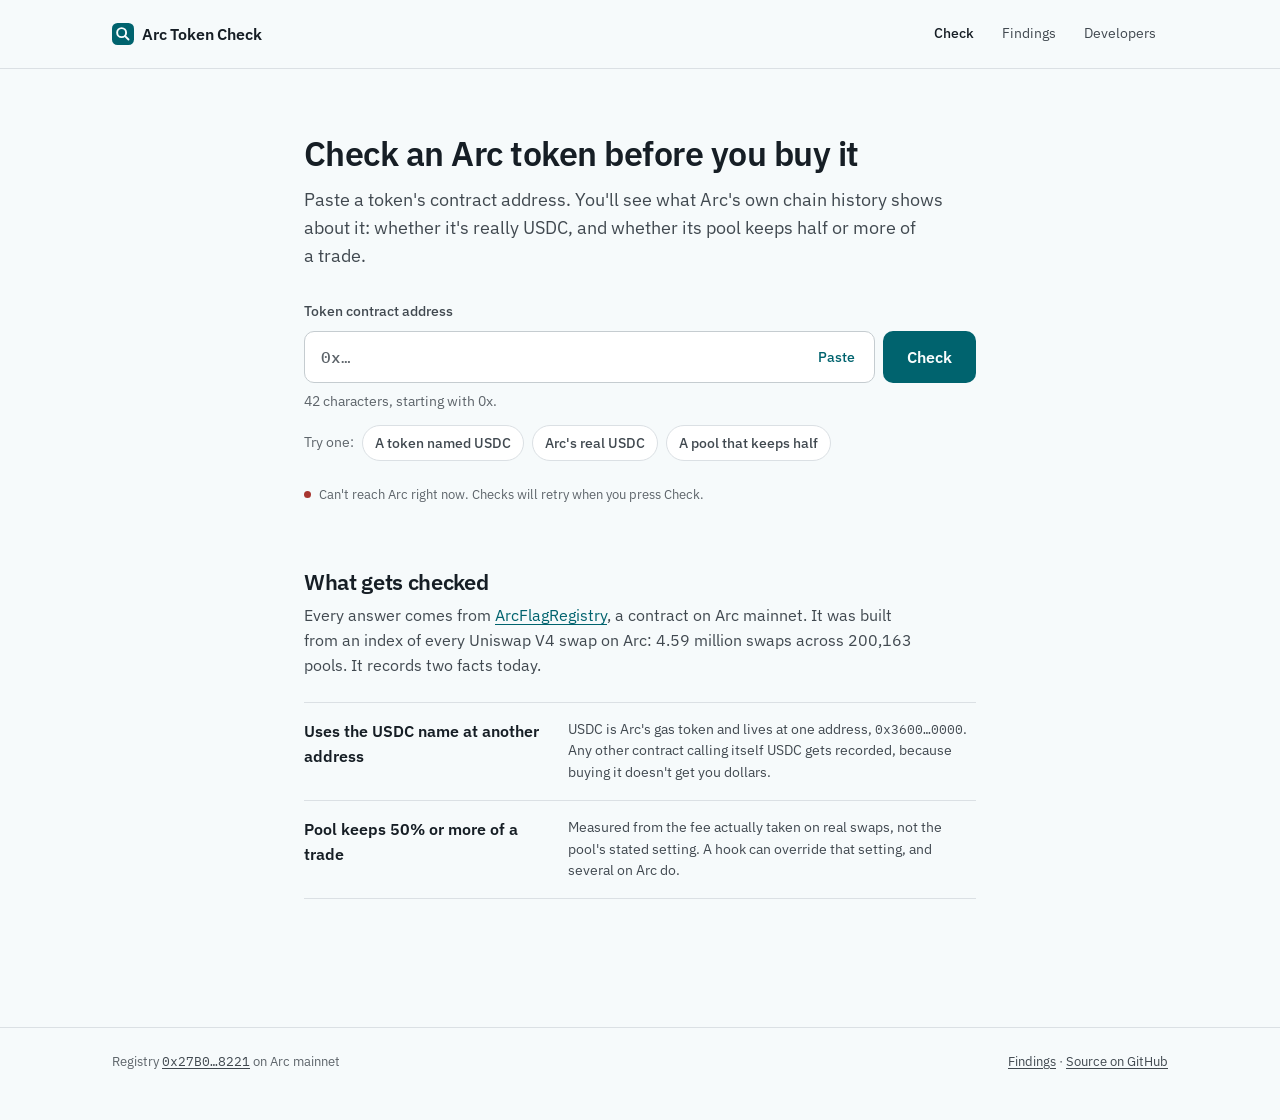
<file: check/index.html>
<!doctype html>
<html lang="en">
<head>
<meta charset="utf-8">
<meta name="viewport" content="width=device-width,initial-scale=1,viewport-fit=cover">
<title>Arc Token Check</title>
<meta name="description" content="Paste an Arc token address and see what the chain record shows before you buy: whether it's really USDC, and whether its pool keeps half or more of a trade.">
<meta name="theme-color" content="#f7f9fa" media="(prefers-color-scheme: light)">
<meta name="theme-color" content="#14181d" media="(prefers-color-scheme: dark)">
<meta property="og:title" content="Arc Token Check">
<meta property="og:description" content="Check an Arc token before you buy it. Read from an on-chain registry built from every Uniswap swap on Arc.">
<link rel="icon" href="data:image/svg+xml,%3Csvg xmlns='http://www.w3.org/2000/svg' viewBox='0 0 32 32'%3E%3Crect width='32' height='32' rx='8' fill='%23165e66'/%3E%3Ccircle cx='14' cy='14' r='6.5' fill='none' stroke='white' stroke-width='2.8'/%3E%3Cpath d='M19 19l5 5' stroke='white' stroke-width='2.8' stroke-linecap='round'/%3E%3C/svg%3E">
<link rel="preconnect" href="https://fonts.googleapis.com">
<link rel="preconnect" href="https://fonts.gstatic.com" crossorigin>
<link rel="stylesheet" href="https://fonts.googleapis.com/css2?family=IBM+Plex+Mono:wght@400;500&family=IBM+Plex+Sans:wght@400;500;600&display=swap">
<link rel="preconnect" href="https://rpc.mainnet.arc.io" crossorigin>
<link rel="stylesheet" href="styles.css">
</head>
<body>
<a class="skip" href="#main">Skip to the check</a>

<header class="bar">
  <div class="bar-inner">
    <a class="brand" href="./" aria-label="Arc Token Check, home">
      <svg width="22" height="22" viewBox="0 0 32 32" aria-hidden="true"><rect width="32" height="32" rx="8" fill="var(--accent)"/><circle cx="14" cy="14" r="6.5" fill="none" stroke="var(--accent-ink)" stroke-width="2.8"/><path d="M19 19l5 5" stroke="var(--accent-ink)" stroke-width="2.8" stroke-linecap="round"/></svg>
      Arc Token Check
    </a>
    <nav class="nav" aria-label="Main">
      <a href="./" aria-current="page">Check</a>
      <a href="findings.html">Findings</a>
      <a class="nav-opt" href="findings.html#developers">Developers</a>
    </nav>
  </div>
</header>

<main id="main" class="page">
  <h1>Check an Arc token before you buy it</h1>
  <p class="lede">Paste a token's contract address. You'll see what Arc's own chain history shows about it: whether it's really USDC, and whether its pool keeps half or more of a trade.</p>

  <form class="check" id="form" novalidate>
    <label for="addr">Token contract address</label>
    <div class="field-row">
      <div class="field">
        <input id="addr" name="a" type="text" inputmode="text" autocomplete="off" autocapitalize="off" spellcheck="false"
               placeholder="0x…" aria-describedby="addr-msg" maxlength="66">
        <button class="paste" id="paste" type="button" hidden>Paste</button>
      </div>
      <button class="btn" id="go" type="submit">Check</button>
    </div>
    <p class="field-msg" id="addr-msg" aria-live="polite">42 characters, starting with 0x.</p>
  </form>

  <div class="try" id="try" aria-label="Example addresses">
    <span>Try one:</span>
    <button class="chip" type="button" data-a="0xb67f50fde86e09b5da963c4251cbd4788b151ed5">A token named USDC</button>
    <button class="chip" type="button" data-a="0x3600000000000000000000000000000000000000">Arc's real USDC</button>
    <button class="chip" type="button" id="try-fee" hidden>A pool that keeps half</button>
  </div>

  <p class="status" id="status"><span class="dot" aria-hidden="true"></span><span id="status-text">Connecting to Arc mainnet…</span></p>

  <section class="result" id="result" aria-label="Result"></section>
  <p class="visually-hidden" id="announce" aria-live="polite"></p>

  <section class="section" aria-labelledby="checks-h">
    <h2 id="checks-h">What gets checked</h2>
    <p>Every answer comes from <a href="findings.html#developers">ArcFlagRegistry</a>, a contract on Arc mainnet. It was built from an index of every Uniswap V4 swap on Arc: 4.59 million swaps across 200,163 pools. It records two facts today.</p>
    <dl class="checks">
      <div>
        <dt>Uses the USDC name at another address</dt>
        <dd>USDC is Arc's gas token and lives at one address, <code>0x3600…0000</code>. Any other contract calling itself USDC gets recorded, because buying it doesn't get you dollars.</dd>
      </div>
      <div>
        <dt>Pool keeps 50% or more of a trade</dt>
        <dd>Measured from the fee actually taken on real swaps, not the pool's stated setting. A hook can override that setting, and several on Arc do.</dd>
      </div>
    </dl>
  </section>
</main>

<footer class="foot">
  <div class="foot-inner">
    <span>Registry <a class="mono" href="https://explorer.arc.io/address/0x27B0AA7E1824d4561c02363bf1c3Ac47e4548221" target="_blank" rel="noopener">0x27B0…8221</a> on Arc mainnet</span>
    <span><a href="findings.html">Findings</a> · <a href="https://github.com/Clintobi/arc-exit-liquidity" target="_blank" rel="noopener">Source on GitHub</a></span>
  </div>
</footer>

<div class="toast" id="toast" role="status" aria-live="polite"></div>
<script src="app.js" type="module"></script>
</body>
</html>
</file>
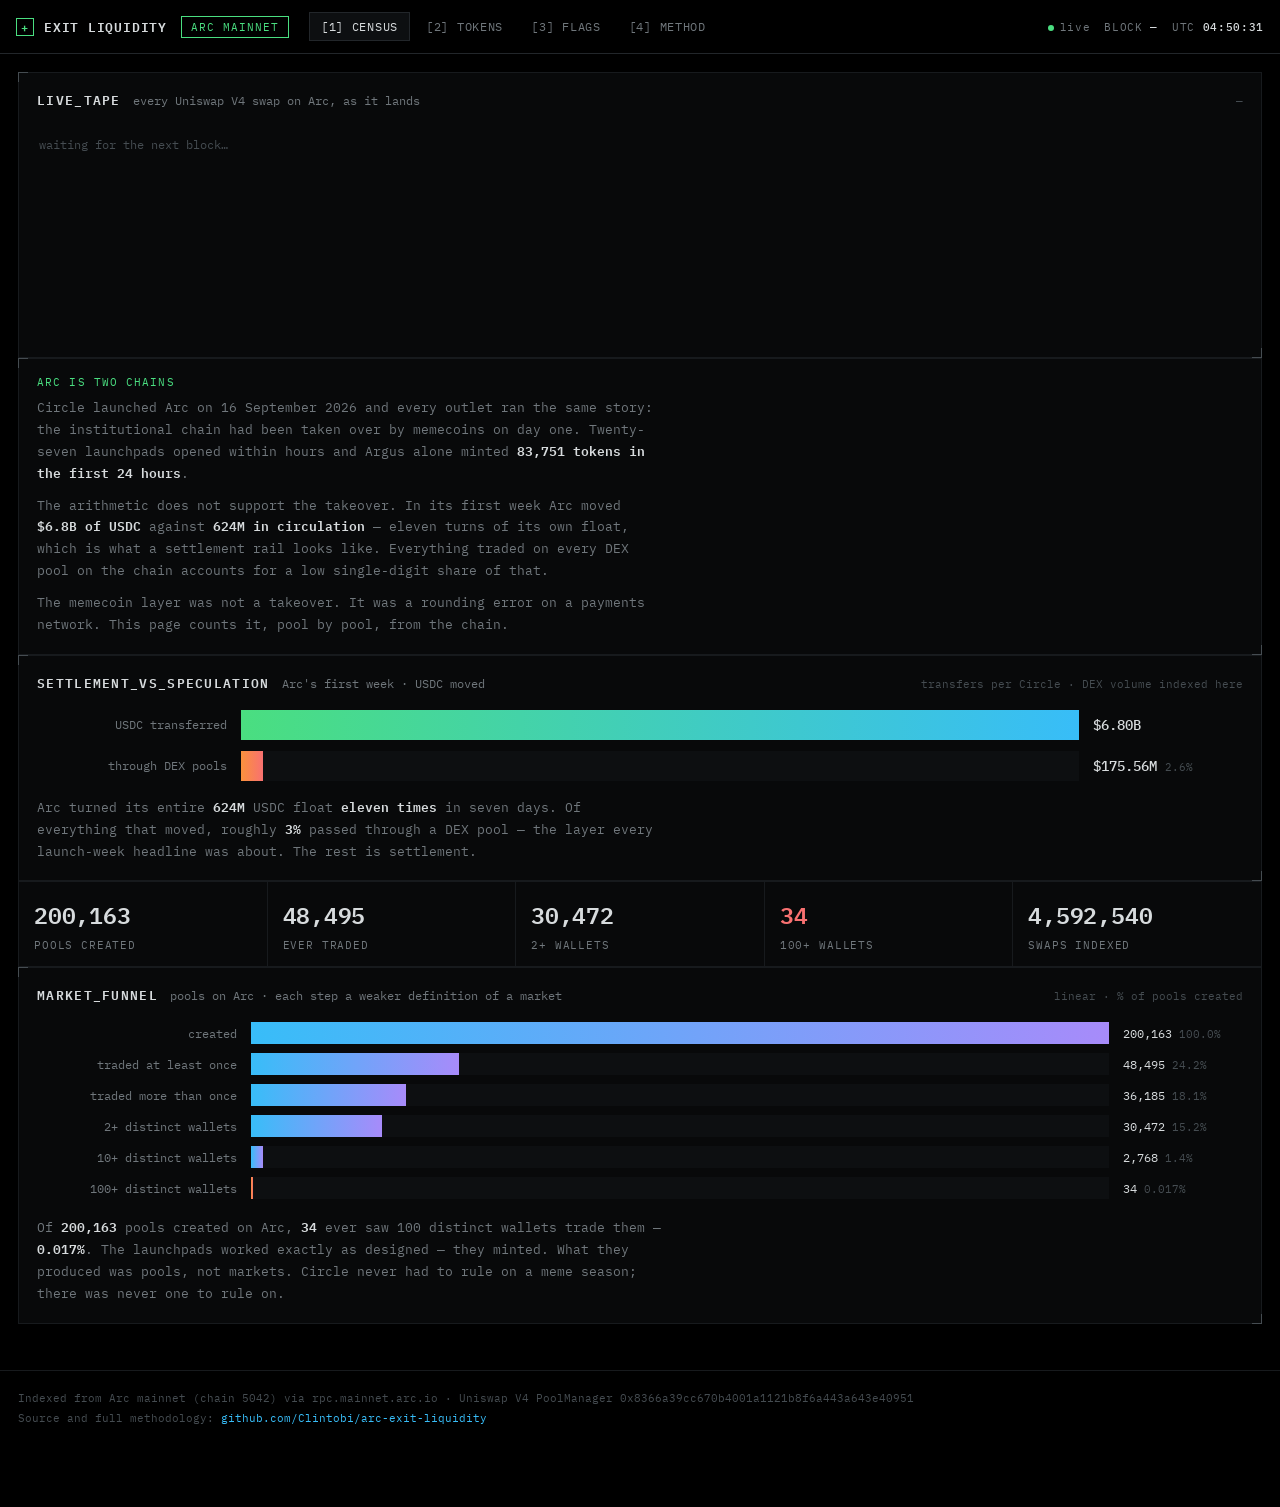
<file: site/index.html>
<!doctype html>
<html lang="en">
<head>
<meta charset="utf-8">
<meta name="viewport" content="width=device-width,initial-scale=1,viewport-fit=cover">
<title>EXIT LIQUIDITY · Arc</title>
<meta name="description" content="Every Uniswap V4 pool on Circle's Arc chain, indexed from raw RPC. How many are actually markets.">
<link rel="preconnect" href="https://fonts.googleapis.com">
<link rel="preconnect" href="https://fonts.gstatic.com" crossorigin>
<link rel="stylesheet" href="https://fonts.googleapis.com/css2?family=IBM+Plex+Mono:wght@400;500;600&display=swap">
<style>
  :root{
    --bg:#000; --panel:#08090a; --panel2:#0d0f11; --line:#171a1d; --rule:#22262a;
    --ink:#d7dbdd; --dim:#70777c; --faint:#454c51;
    --green:#4ade80; --cyan:#38bdf8; --mag:#e879f9; --orange:#fb923c;
    --lime:#bef264; --red:#f87171; --violet:#a78bfa;
    --mono:"IBM Plex Mono",ui-monospace,SFMono-Regular,Menlo,monospace;
  }
  *{box-sizing:border-box}
  html,body{margin:0;background:var(--bg);color:var(--ink);font-family:var(--mono);font-size:13px}
  body{padding:0 0 60px;-webkit-font-smoothing:antialiased}
  a{color:var(--cyan);text-decoration:none}
  a:hover{text-decoration:underline}

  /* ---- header ---- */
  header{
    position:sticky;top:0;z-index:20;background:var(--bg);
    border-bottom:1px solid var(--rule);
    padding:12px 16px;padding-top:calc(12px + env(safe-area-inset-top,0px));
    display:flex;align-items:center;gap:14px;flex-wrap:wrap;
  }
  .brand{white-space:nowrap}
  nav button{padding:6px 9px}
  .brand{display:flex;align-items:center;gap:10px;font-weight:600;letter-spacing:.06em}
  .mark{width:18px;height:18px;border:1px solid var(--green);display:grid;place-items:center;color:var(--green);font-size:12px;line-height:1}
  .chain{border:1px solid var(--green);color:var(--green);padding:3px 9px;font-size:11px;letter-spacing:.09em}
  nav{display:flex;gap:4px;flex-wrap:wrap;margin-left:6px}
  nav button{
    background:none;border:1px solid transparent;color:var(--dim);font-family:var(--mono);
    font-size:12px;letter-spacing:.06em;padding:6px 11px;cursor:pointer;
  }
  nav button:hover{color:var(--ink)}
  nav button[aria-selected="true"]{color:var(--ink);border-color:var(--rule);background:var(--panel2)}
  .live{margin-left:auto;display:flex;align-items:center;gap:14px;white-space:nowrap;font-size:11px;color:var(--dim);letter-spacing:.06em}
  .dot{width:6px;height:6px;border-radius:50%;background:var(--green);display:inline-block;margin-right:6px;
       animation:pulse 2s ease-in-out infinite}
  @keyframes pulse{0%,100%{opacity:1}50%{opacity:.25}}
  .live b{color:var(--ink);font-weight:500;font-variant-numeric:tabular-nums}

  main{padding:18px;max-width:1500px;margin:0 auto;display:flex;flex-direction:column;gap:18px}

  /* ---- panels ---- */
  .panel{position:relative;background:var(--panel);border:1px solid var(--line);padding:16px 18px 18px}
  .panel::before,.panel::after{content:"";position:absolute;width:9px;height:9px;border:1px solid var(--faint)}
  .panel::before{top:-1px;left:-1px;border-right:0;border-bottom:0}
  .panel::after{bottom:-1px;right:-1px;border-left:0;border-top:0}
  .ptitle{display:flex;align-items:baseline;gap:12px;flex-wrap:wrap;margin-bottom:16px}
  .ptitle h2{margin:0;font-size:13px;font-weight:600;letter-spacing:.1em;color:var(--ink)}
  .ptitle .desc{font-size:11.5px;color:var(--dim)}
  .ptitle .note{margin-left:auto;font-size:11px;color:var(--faint)}

  /* ---- stat row ---- */
  .stats{display:grid;grid-template-columns:repeat(auto-fit,minmax(150px,1fr));gap:1px;background:var(--line);border:1px solid var(--line)}
  .stat{background:var(--panel);padding:14px 15px}
  .stat .v{font-size:23px;font-weight:600;letter-spacing:-.01em;font-variant-numeric:tabular-nums}
  .stat .k{font-size:10.5px;color:var(--dim);letter-spacing:.08em;margin-top:5px}
  .stat.hi .v{color:var(--red)}

  /* ---- live tape ---- */
  .tape{height:212px;overflow:hidden;position:relative;font-size:11.5px}
  .tapeEmpty{color:var(--faint);padding:10px 2px}
  .trow{
    display:grid;grid-template-columns:78px 52px 1fr 108px 104px;gap:10px;align-items:center;
    padding:5px 8px;border-bottom:1px solid var(--line);animation:flashin .7s ease-out;
  }
  @keyframes flashin{from{background:rgba(74,222,128,.14)}to{background:transparent}}
  .trow.sell{animation-name:flashsell}
  @keyframes flashsell{from{background:rgba(248,113,113,.14)}to{background:transparent}}
  .tblk{color:var(--faint);font-variant-numeric:tabular-nums}
  .tside{font-weight:600;letter-spacing:.05em}
  .tside.b{color:var(--green)} .tside.s{color:var(--red)}
  .tsym{color:var(--ink);font-weight:500;overflow:hidden;text-overflow:ellipsis}
  .tamt{text-align:right;font-variant-numeric:tabular-nums;color:var(--dim)}
  .tpx{text-align:right;font-variant-numeric:tabular-nums;color:var(--dim)}
  @media(max-width:720px){
    .trow{grid-template-columns:60px 44px 1fr 92px}
    .tpx{display:none}
  }

  /* ---- settlement split ---- */
  .split{display:flex;flex-direction:column;gap:11px}
  .srow{display:grid;grid-template-columns:190px 1fr 150px;gap:14px;align-items:center}
  .slab{font-size:11.5px;color:var(--dim);text-align:right}
  .strack{height:30px;background:var(--panel2);position:relative;overflow:hidden}
  .sbar{height:100%;min-width:2px;transition:width .6s cubic-bezier(.2,.7,.3,1)}
  .sbar.settle{background:linear-gradient(90deg,var(--green),var(--cyan))}
  .sbar.spec{background:linear-gradient(90deg,var(--orange),var(--red))}
  .sval{font-size:14px;font-variant-numeric:tabular-nums;color:var(--ink);font-weight:500}
  .spct{font-size:10.5px;color:var(--faint);margin-left:8px;font-weight:400}

  /* ---- funnel ---- */
  .funnel{display:flex;flex-direction:column;gap:9px}
  .frow{display:grid;grid-template-columns:200px 1fr 120px;gap:14px;align-items:center}
  .flab{font-size:11.5px;color:var(--dim);text-align:right}
  .ftrack{height:22px;background:var(--panel2);position:relative;overflow:hidden}
  .fbar{height:100%;background:linear-gradient(90deg,var(--cyan),var(--violet));min-width:2px;
        transition:width .5s cubic-bezier(.2,.7,.3,1)}
  .frow:last-child .fbar{background:linear-gradient(90deg,var(--orange),var(--red))}
  .fval{font-size:12px;font-variant-numeric:tabular-nums;color:var(--ink)}
  .fpct{font-size:10.5px;color:var(--faint);margin-left:7px}

  /* ---- table ---- */
  .tablewrap{overflow-x:auto;border:1px solid var(--line)}
  table{width:100%;border-collapse:collapse;font-size:12px}
  th{
    position:sticky;top:0;background:var(--panel2);color:var(--dim);text-align:left;font-weight:500;
    font-size:10.5px;letter-spacing:.08em;padding:9px 12px;border-bottom:1px solid var(--rule);
    white-space:nowrap;cursor:pointer;user-select:none;
  }
  th:hover{color:var(--ink)}
  th[data-dir]{color:var(--ink)}
  th .ar{color:var(--green);margin-left:4px}
  td{padding:8px 12px;border-bottom:1px solid var(--line);white-space:nowrap}
  tbody tr:hover{background:var(--panel2)}
  .num{text-align:right;font-variant-numeric:tabular-nums}
  .sym{color:var(--ink);font-weight:500}
  .muted{color:var(--dim)}
  .tag{font-size:9.5px;letter-spacing:.06em;padding:1px 6px;border:1px solid;margin-left:5px}
  .tag.fee{color:var(--red);border-color:var(--red)}
  .tag.imp{color:var(--orange);border-color:var(--orange)}
  .tag.solo{color:var(--faint);border-color:var(--faint)}
  .tag.dyn{color:var(--violet);border-color:var(--violet)}

  .lede{color:var(--dim);font-size:12.5px;line-height:1.75;max-width:78ch;margin:0}
  .lede b{color:var(--ink);font-weight:600}
  .lede+.lede{margin-top:10px}
  .kicker{color:var(--green);font-size:11px;letter-spacing:.1em;margin:0 0 8px}

  footer{max-width:1500px;margin:28px auto 0;padding:18px;border-top:1px solid var(--line);
         color:var(--faint);font-size:10.5px;line-height:1.9}
  [hidden]{display:none!important}
  @media(max-width:720px){
    .frow{grid-template-columns:120px 1fr;gap:9px}
    .frow .fval{grid-column:2;text-align:right}
    .live{width:100%;margin-left:0}
  }
</style>
</head>
<body>

<header>
  <div class="brand"><span class="mark">+</span> EXIT&nbsp;LIQUIDITY</div>
  <span class="chain">ARC MAINNET</span>
  <nav id="tabs">
    <button data-tab="census" aria-selected="true">[1] CENSUS</button>
    <button data-tab="tokens" aria-selected="false">[2] TOKENS</button>
    <button data-tab="flags" aria-selected="false">[3] FLAGS</button>
    <button data-tab="method" aria-selected="false">[4] METHOD</button>
  </nav>
  <div class="live">
    <span><span class="dot"></span>live</span>
    <span>BLOCK <b id="blk">—</b></span>
    <span>UTC <b id="clk">—</b></span>
  </div>
</header>

<main>

  <!-- ============ CENSUS ============ -->
  <section id="census">
    <div class="panel">
      <div class="ptitle">
        <h2>LIVE_TAPE</h2>
        <span class="desc">every Uniswap V4 swap on Arc, as it lands</span>
        <span class="note" id="tapeRate">—</span>
      </div>
      <div class="tape" id="tape"><div class="tapeEmpty">waiting for the next block…</div></div>
    </div>

    <div class="panel">
      <p class="kicker">ARC IS TWO CHAINS</p>
      <p class="lede">Circle launched Arc on 16 September 2026 and every outlet ran the same story: the institutional chain had been taken over by memecoins on day one. Twenty-seven launchpads opened within hours and Argus alone minted <b>83,751 tokens in the first 24 hours</b>.</p>
      <p class="lede">The arithmetic does not support the takeover. In its first week Arc moved <b>$6.8B of USDC</b> against <b>624M in circulation</b> — eleven turns of its own float, which is what a settlement rail looks like. Everything traded on every DEX pool on the chain accounts for a low single-digit share of that.</p>
      <p class="lede">The memecoin layer was not a takeover. It was a rounding error on a payments network. This page counts it, pool by pool, from the chain.</p>
    </div>

    <div class="panel">
      <div class="ptitle">
        <h2>SETTLEMENT_VS_SPECULATION</h2>
        <span class="desc">Arc's first week · USDC moved</span>
        <span class="note">transfers per Circle · DEX volume indexed here</span>
      </div>
      <div class="split" id="split"></div>
      <p class="lede" style="margin-top:16px" id="splitNote"></p>
    </div>

    <div class="stats" id="statrow"></div>

    <div class="panel">
      <div class="ptitle">
        <h2>MARKET_FUNNEL</h2>
        <span class="desc">pools on Arc · each step a weaker definition of a market</span>
        <span class="note">linear · % of pools created</span>
      </div>
      <div class="funnel" id="funnel"></div>
      <p class="lede" style="margin-top:18px" id="funnelNote"></p>
    </div>
  </section>

  <!-- ============ TOKENS ============ -->
  <section id="tokens" hidden>
    <div class="panel">
      <div class="ptitle">
        <h2>TOKENS</h2>
        <span class="desc">every pool with a USDC leg that ever traded</span>
        <span class="note">click a column to sort</span>
      </div>
      <div class="tablewrap">
        <table id="tokTable">
          <thead><tr>
            <th data-k="sym">TOKEN</th>
            <th data-k="v" class="num">USDC VOLUME</th>
            <th data-k="sw" class="num">SWAPS</th>
            <th data-k="w" class="num">WALLETS</th>
            <th data-k="fee" class="num">FEE</th>
            <th data-k="lb" class="num">LAST BLOCK</th>
          </tr></thead>
          <tbody></tbody>
        </table>
      </div>
    </div>
  </section>

  <!-- ============ FLAGS ============ -->
  <section id="flags" hidden>
    <div class="panel">
      <div class="ptitle">
        <h2>FLAGS</h2>
        <span class="desc">pools whose own parameters make them unsafe to touch</span>
      </div>
      <p class="lede" id="flagLede"></p>
      <p class="lede" id="flagSource" style="color:var(--faint);font-size:11.5px;margin-top:8px"></p>
      <div class="tablewrap" style="margin-top:16px">
        <table id="flagTable">
          <thead><tr>
            <th>TOKEN</th><th class="num">FEE</th><th class="num">USDC VOLUME</th>
            <th class="num">SWAPS</th><th class="num">WALLETS</th><th>ADDRESS</th>
          </tr></thead>
          <tbody></tbody>
        </table>
      </div>
    </div>
  </section>

  <!-- ============ METHOD ============ -->
  <section id="method" hidden>
    <div class="panel">
      <div class="ptitle"><h2>METHOD</h2><span class="desc">how every number here was produced</span></div>
      <p class="lede">Arc routes every Uniswap V4 swap through a single PoolManager at <b>0x8366a39c…e40951</b>, with the pool id as an indexed topic. That makes the chain's entire DEX history one filtered log query. Pools are counted from <b>Initialize</b> events on the same contract, over the same block window, so "created" and "traded" are measured on identical ground.</p>
      <p class="lede">No API wrapper, no paid RPC, no indexing service. The block number in the header is this page calling <b>rpc.mainnet.arc.io</b> directly from your browser — open devtools and watch it.</p>
      <p class="lede"><b>Stated limits.</b> The scan covers blocks 21,065,860 to 22,357,859; pools created before Arc's public launch are excluded. Thirteen of 1,292 chunks failed on rate limits, so roughly 1% of the window is unscanned and the created count is a floor. Swap-derived counts come from a 4.6M-swap index and are also floors. Volume is the USDC leg of each swap, summed absolutely, so it counts both sides of a round trip.</p>
      <p class="lede"><b>What is deliberately not claimed.</b> A pool with few traders is not necessarily a scam, and a high fee is not necessarily a trap — but both are facts about the pool that nobody surfaces before you trade. Fee figures are the pool's own setting; where a V4 hook sets the fee per swap the pool is marked <span class="tag dyn">DYN</span> rather than given a number.</p>
    </div>
  </section>

</main>

<footer>
  Indexed from Arc mainnet (chain 5042) via rpc.mainnet.arc.io · Uniswap V4 PoolManager 0x8366a39cc670b4001a1121b8f6a443a643e40951<br>
  Source and full methodology: <a href="https://github.com/Clintobi/arc-exit-liquidity">github.com/Clintobi/arc-exit-liquidity</a>
</footer>

<script>
const RPC = "https://rpc.mainnet.arc.io";
const fmt = n => n.toLocaleString("en-US");
const fmtPx = p => (!isFinite(p) || p <= 0) ? "—"
  : p >= 1000 ? p.toLocaleString("en-US",{maximumFractionDigits:0})
  : p >= 1    ? p.toFixed(3)
  : p >= 1e-6 ? p.toFixed(8).replace(/0+$/,"")
  : p.toExponential(2);
const usd = n => n >= 1e6 ? "$"+(n/1e6).toFixed(2)+"M"
               : n >= 1e3 ? "$"+(n/1e3).toFixed(1)+"k"
               : n >= 1   ? "$"+n.toFixed(0)
               : n > 0    ? "<$1" : "$0";

/* ---- live chain head, straight from the browser ---- */
async function tick(){
  document.getElementById("clk").textContent =
    new Date().toISOString().slice(11,19);
  try{
    const r = await fetch(RPC,{method:"POST",headers:{"content-type":"application/json"},
      body:JSON.stringify({jsonrpc:"2.0",id:1,method:"eth_blockNumber",params:[]})});
    const j = await r.json();
    if(j.result) document.getElementById("blk").textContent = fmt(parseInt(j.result,16));
  }catch(e){ /* a dropped poll should never blank a good number */ }
}
tick(); setInterval(tick, 2000);

/* ---- ArcFlagRegistry, read straight from the chain ----
   Live on Arc mainnet (chain 5042). If the call fails, the FLAGS tab falls
   back to the local index and says so, rather than showing on-chain-looking
   data that is not on chain. */
const REGISTRY = "0x27B0AA7E1824d4561c02363bf1c3Ac47e4548221";

const SEL = {
  flaggedCount: "0x5d214e01",
  flaggedAt:    "0x97bb7775",
  flagsOfBatch: "0x7fe7538a",
  epoch:        "0x900cf0cf",
};
const word = n => BigInt(n).toString(16).padStart(64,"0");
const addrWord = a => a.toLowerCase().replace(/^0x/,"").padStart(64,"0");

async function ethCall(to, data){
  const r = await fetch(RPC,{method:"POST",headers:{"content-type":"application/json"},
    body:JSON.stringify({jsonrpc:"2.0",id:1,method:"eth_call",
      params:[{to,data},"latest"]})});
  const j = await r.json();
  if(j.error) throw new Error(j.error.message);
  return j.result;
}
// A dynamic return is [offset][length][...items]; skip the offset word.
const words = hex => (hex.slice(2).match(/.{64}/g) || []);

async function readRegistry(){
  if(!REGISTRY) return null;
  const count = Number(BigInt(await ethCall(REGISTRY, SEL.flaggedCount)));
  if(!count) return {epoch:0, tokens:[]};
  const epoch = Number(BigInt(await ethCall(REGISTRY, SEL.epoch)));

  const tokens = [];
  for(let start = 0; start < count; start += 400){
    const n = Math.min(400, count - start);
    const w = words(await ethCall(REGISTRY,
      SEL.flaggedAt + word(start) + word(n)));
    // [0] offset, [1] length, then the addresses
    for(let i = 2; i < w.length; i++) tokens.push("0x" + w[i].slice(24));
  }

  const flags = [];
  for(let i = 0; i < tokens.length; i += 400){
    const chunk = tokens.slice(i, i + 400);
    const data = SEL.flagsOfBatch + word(32) + word(chunk.length) +
                 chunk.map(addrWord).join("");
    const w = words(await ethCall(REGISTRY, data));
    for(let k = 2; k < w.length; k++) flags.push(Number(BigInt("0x"+w[k])));
  }
  return {epoch, tokens, flags};
}

/* ---- live tape: poll new blocks, decode swaps, stream them in ---- */
const PM   = "0x8366a39cc670b4001a1121b8f6a443a643e40951";
const SWAP = "0x40e9cecb9f5f1f1c5b9c97dec2917b7ee92e57ba5563708daca94dd84ad7112f";
const TWO256 = 1n << 256n, TWO255 = 1n << 255n;
const signed = h => { const v = BigInt("0x"+h); return v >= TWO255 ? v - TWO256 : v; };

let lastSeen = 0, seenCount = 0, startedAt = Date.now();

async function rpc(method, params){
  const r = await fetch(RPC,{method:"POST",headers:{"content-type":"application/json"},
    body:JSON.stringify({jsonrpc:"2.0",id:1,method,params})});
  const j = await r.json();
  if(j.error) throw new Error(j.error.message);
  return j.result;
}

function pushRows(rows){
  const tape = document.getElementById("tape");
  tape.querySelector(".tapeEmpty")?.remove();
  for(const r of rows){
    const el = document.createElement("div");
    el.className = "trow" + (r.buy ? "" : " sell");
    el.innerHTML =
      `<span class="tblk">${r.block}</span>`+
      `<span class="tside ${r.buy?"b":"s"}">${r.buy?"BUY":"SELL"}</span>`+
      `<span class="tsym">${r.sym}</span>`+
      `<span class="tamt">${r.usd!=null?usd(r.usd):"—"}</span>`+
      `<span class="tpx">${r.px}</span>`;
    tape.prepend(el);
  }
  while(tape.children.length > 40) tape.lastChild.remove();
}

async function pollTape(){
  if(!DATA) return;
  try{
    const head = parseInt(await rpc("eth_blockNumber",[]),16);
    if(!lastSeen){ lastSeen = head - 8; }           // start with a little history
    if(head <= lastSeen) return;
    const from = Math.max(lastSeen + 1, head - 60); // never ask for a huge range
    const logs = await rpc("eth_getLogs",[{fromBlock:"0x"+from.toString(16),
      toBlock:"0x"+head.toString(16), address:PM, topics:[SWAP]}]);
    lastSeen = head;

    const rows = [];
    for(const l of logs){
      const meta = DATA.map[l.topics[1]];
      if(!meta) continue;                            // unnamed pool, skip
      const [sym, qs, d0, d1] = meta;
      const raw = l.data.slice(2);
      const a0 = signed(raw.slice(0,64)), a1 = signed(raw.slice(64,128));
      const q0 = qs === 0;
      // swapper-side signs: receiving the traded token is the buy
      const buy = q0 ? (a1 > 0n) : (a0 > 0n);
      const qamt = q0 ? a0 : a1;
      const absq = qamt < 0n ? -qamt : qamt;
      const usdv = Number(absq) / Math.pow(10, q0 ? d0 : d1);
      const sq = Number(BigInt("0x"+raw.slice(128,192))) / 2**96;
      // raw ratio -> human price of token0 in token1, then invert if the
      // quote sits on token0 so the figure is always "traded token in USDC"
      let px = sq * sq * Math.pow(10, d0 - d1);
      if(q0 && px > 0) px = 1 / px;
      rows.push({block:parseInt(l.blockNumber,16), sym, buy, usd:usdv, px:fmtPx(px)});
    }
    if(rows.length){
      seenCount += rows.length;
      pushRows(rows.slice(-12));
      const secs = (Date.now()-startedAt)/1000;
      document.getElementById("tapeRate").textContent =
        `${seenCount.toLocaleString()} swaps seen · ${(seenCount/Math.max(secs,1)).toFixed(1)}/s`;
    }
  }catch(e){ /* a dropped poll is not an error state */ }
}
setInterval(pollTape, 2200);

/* ---- tabs ---- */
const tabs = document.getElementById("tabs");
tabs.addEventListener("click", e => {
  const b = e.target.closest("button"); if(!b) return;
  [...tabs.children].forEach(x => x.setAttribute("aria-selected", x===b));
  ["census","tokens","flags","method"].forEach(id =>
    document.getElementById(id).hidden = (id !== b.dataset.tab));
});
addEventListener("keydown", e => {
  const i = ["1","2","3","4"].indexOf(e.key);
  if(i >= 0 && !/input|textarea/i.test(document.activeElement.tagName)) tabs.children[i].click();
});

/* ---- data ---- */
let DATA = null;

function feeCell(r){
  if(r.dyn) return '<span class="tag dyn">DYN</span>';
  if(r.fee == null) return '<span class="muted">—</span>';
  const pct = r.fee/1e4;
  return (pct >= 50 ? '<span style="color:var(--red)">' : '<span>') +
         pct.toFixed(pct < 1 ? 3 : 2) + "%</span>";
}
function tagsFor(r){
  let s = "";
  if(r.hf)   s += '<span class="tag fee">HIGH FEE</span>';
  if(r.imp)  s += '<span class="tag imp">FAKE USDC</span>';
  if(r.solo) s += '<span class="tag solo">1 WALLET</span>';
  return s;
}

function renderSplit(){
  const moved = DATA.arc_usdc_transferred_wk1;
  const dex   = DATA.usdc_dex_net;
  const share = dex / moved * 100;
  document.getElementById("split").innerHTML = `
    <div class="srow">
      <div class="slab">USDC transferred</div>
      <div class="strack"><div class="sbar settle" style="width:100%"></div></div>
      <div class="sval">$6.80B</div>
    </div>
    <div class="srow">
      <div class="slab">through DEX pools</div>
      <div class="strack"><div class="sbar spec" style="width:${Math.max(share,0.3).toFixed(2)}%"></div></div>
      <div class="sval">${usd(dex)}<span class="spct">${share.toFixed(1)}%</span></div>
    </div>`;
  document.getElementById("splitNote").innerHTML =
    `Arc turned its entire <b>624M</b> USDC float <b>eleven times</b> in seven days. `+
    `Of everything that moved, roughly <b>${share.toFixed(0)}%</b> passed through a DEX pool — `+
    `the layer every launch-week headline was about. The rest is settlement.`;
}

function renderCensus(){
  const f = DATA.funnel, created = f[0].n, alive = f[f.length-1].n;
  document.getElementById("statrow").innerHTML = [
    ["POOLS CREATED", fmt(created), ""],
    ["EVER TRADED", fmt(f[1].n), ""],
    ["2+ WALLETS", fmt(f[3].n), ""],
    ["100+ WALLETS", fmt(alive), "hi"],
    ["SWAPS INDEXED", fmt(DATA.swaps_total), ""],
  ].map(([k,v,c]) => `<div class="stat ${c}"><div class="v">${v}</div><div class="k">${k}</div></div>`).join("");

  // Linear on purpose. A log axis would flatter the collapse into a taper;
  // the last two bars being hairlines is the finding, not a rendering flaw.
  document.getElementById("funnel").innerHTML = f.map(s => {
    const pct = s.n / created * 100;
    return `<div class="frow">
      <div class="flab">${s.label}</div>
      <div class="ftrack"><div class="fbar" style="width:${Math.max(pct,0.12).toFixed(3)}%"></div></div>
      <div class="fval">${fmt(s.n)}<span class="fpct">${pct.toFixed(pct<0.1?3:1)}%</span></div>
    </div>`;
  }).join("");

  document.getElementById("funnelNote").innerHTML =
    `Of <b>${fmt(created)}</b> pools created on Arc, <b>${fmt(alive)}</b> ever saw 100 distinct wallets trade them — `+
    `<b>${(alive/created*100).toFixed(3)}%</b>. The launchpads worked exactly as designed — they minted. `+
    `What they produced was pools, not markets. Circle never had to rule on a meme season; there was never one to rule on.`;
}

let sortK = "v", sortDir = -1;
function renderTokens(){
  const rows = [...DATA.tokens].sort((a,b) =>
    (typeof a[sortK] === "string")
      ? sortDir * String(a[sortK]).localeCompare(String(b[sortK]))
      : sortDir * ((a[sortK] ?? -1) - (b[sortK] ?? -1)));
  document.querySelector("#tokTable tbody").innerHTML = rows.slice(0,600).map(r => `
    <tr>
      <td><span class="sym">${r.sym}</span>${tagsFor(r)}</td>
      <td class="num">${usd(r.v)}</td>
      <td class="num">${fmt(r.sw)}</td>
      <td class="num">${fmt(r.w)}</td>
      <td class="num">${feeCell(r)}</td>
      <td class="num muted">${fmt(r.lb)}</td>
    </tr>`).join("");
  document.querySelectorAll("#tokTable th").forEach(th => {
    th.removeAttribute("data-dir");
    th.querySelector(".ar")?.remove();
    if(th.dataset.k === sortK){
      th.setAttribute("data-dir", sortDir);
      th.insertAdjacentHTML("beforeend", `<span class="ar">${sortDir<0?"▼":"▲"}</span>`);
    }
  });
}
document.querySelector("#tokTable thead").addEventListener("click", e => {
  const th = e.target.closest("th"); if(!th?.dataset.k) return;
  if(sortK === th.dataset.k) sortDir *= -1; else { sortK = th.dataset.k; sortDir = -1; }
  renderTokens();
});

async function renderFlags(){
  const src = document.getElementById("flagSource");
  if(REGISTRY){
    try{
      const on = await readRegistry();
      if(on && on.tokens.length){
        const byAddr = {};
        DATA.flagged.concat(DATA.tokens).forEach(r => { if(r.addr) byAddr[r.addr.toLowerCase()] = r; });
        const rows = on.tokens.map((t,i) => ({
          ...(byAddr[t] || {sym:"?", v:0, sw:0, w:0, fee:null}),
          addr: t,
          hf:  !!(on.flags[i] & 2),
          imp: !!(on.flags[i] & 1),
          solo:!!(on.flags[i] & 4),
        })).filter(r => r.hf || r.imp);
        src.innerHTML = `reading <b>${on.tokens.length}</b> records from `+
          `<b>${REGISTRY.slice(0,10)}…</b> on Arc, epoch ${on.epoch} — `+
          `not from this page's data file`;
        paintFlagTable(rows);
        return;
      }
    }catch(e){
      src.textContent = "registry unreachable — showing the local index instead";
    }
  } else {
    src.textContent = "from the local index; the on-chain registry is not deployed yet";
  }
  const fl = DATA.flags;
  document.getElementById("flagLede").innerHTML =
    `<b>${fmt(fl.high_fee)}</b> pools charge a fixed swap fee of 50% or more — every one of them realised that fee on real swaps, `+
    `with no hook overriding it. <b>${fmt(fl.impostor)}</b> pools trade a token whose symbol reads USDC but whose contract is not USDC, `+
    `on a chain where USDC is the gas token. <b>${fmt(fl.solo)}</b> have been touched by exactly one wallet.`;
  paintFlagTable(DATA.flagged);
}

function paintFlagTable(rows){
  document.querySelector("#flagTable tbody").innerHTML = rows.map(r => `
    <tr>
      <td><span class="sym">${r.sym}</span>${tagsFor(r)}</td>
      <td class="num">${feeCell(r)}</td>
      <td class="num">${usd(r.v)}</td>
      <td class="num">${fmt(r.sw)}</td>
      <td class="num">${fmt(r.w)}</td>
      <td class="muted">${r.addr ? r.addr.slice(0,10)+"…"+r.addr.slice(-6) : "—"}</td>
    </tr>`).join("");
}

// no-store: the cron refreshes this file, so a cached copy is always wrong
fetch("data/arc.json", {cache:"no-store"}).then(r => r.json()).then(d => {
  DATA = d; pollTape(); renderSplit(); renderCensus(); renderTokens(); renderFlags();
}).catch(e => {
  document.getElementById("funnelNote").textContent = "could not load data/arc.json";
});
</script>
</body>
</html>
</file>
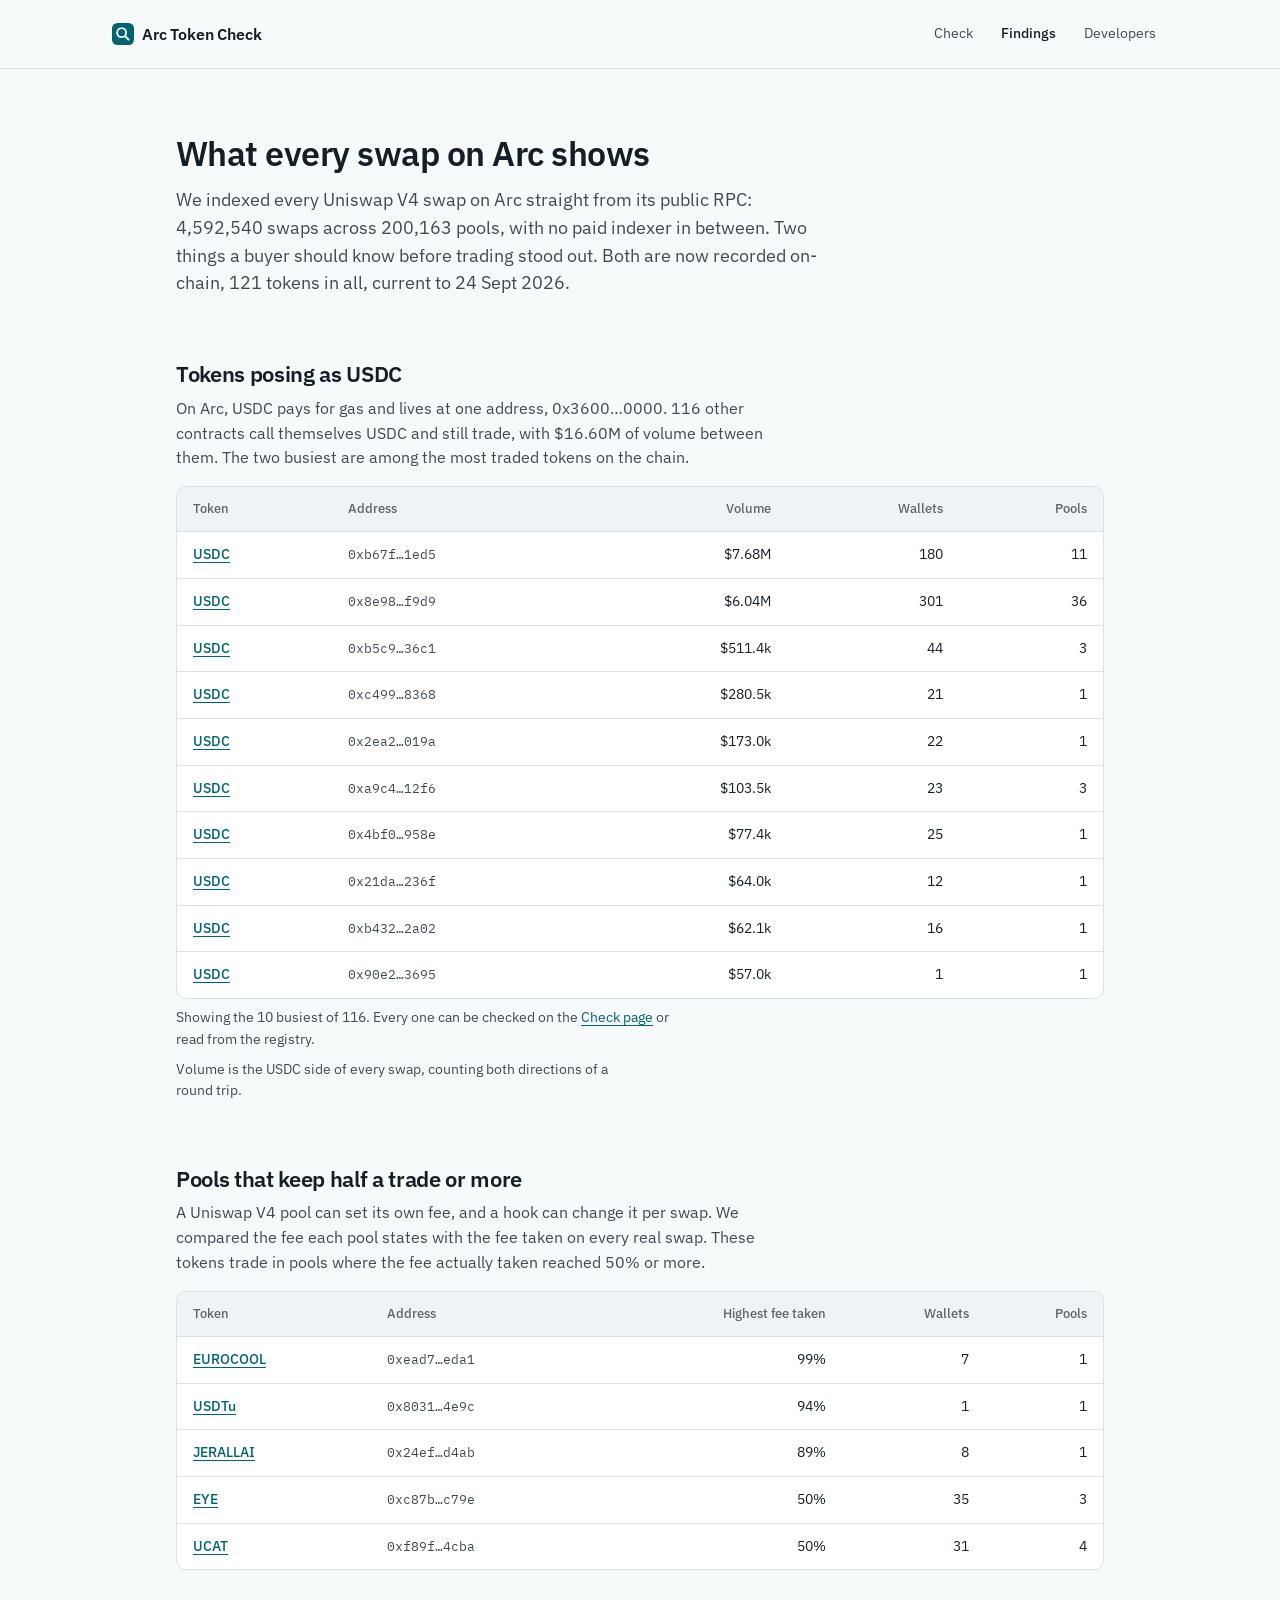
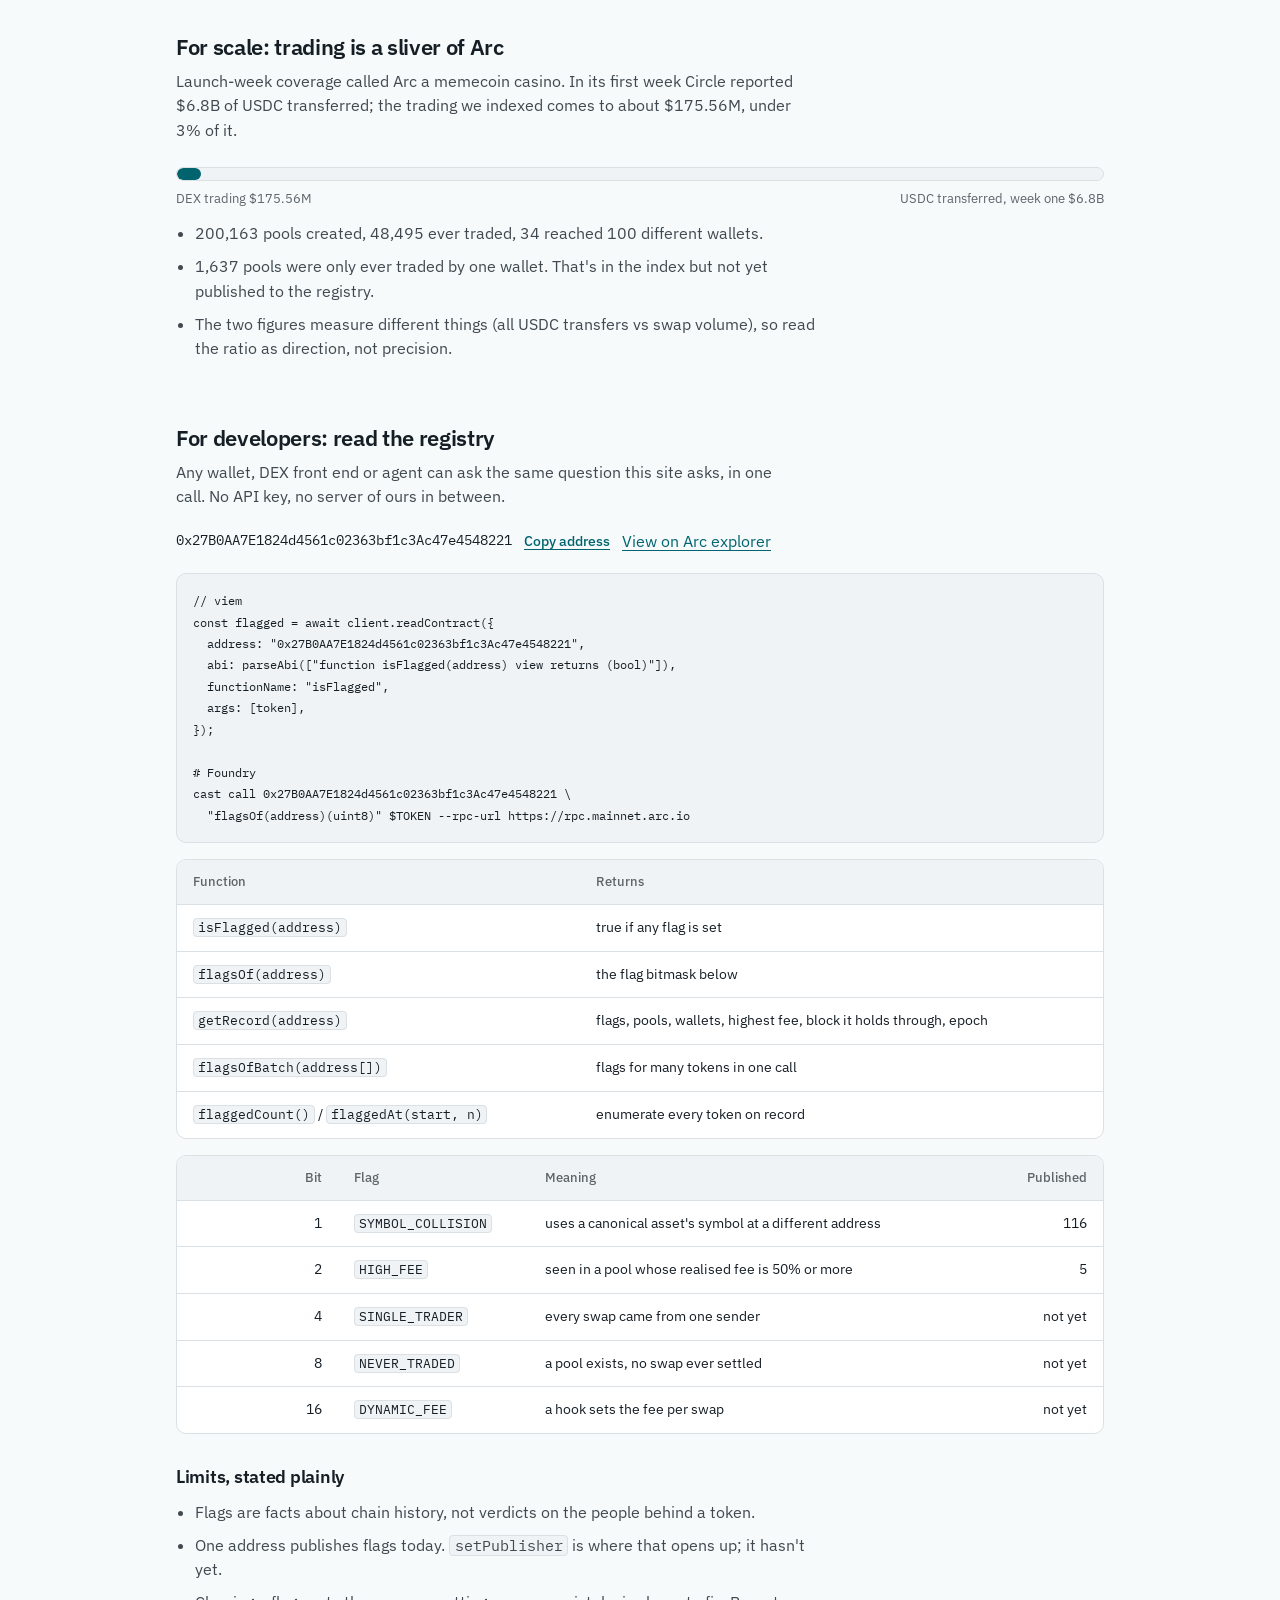
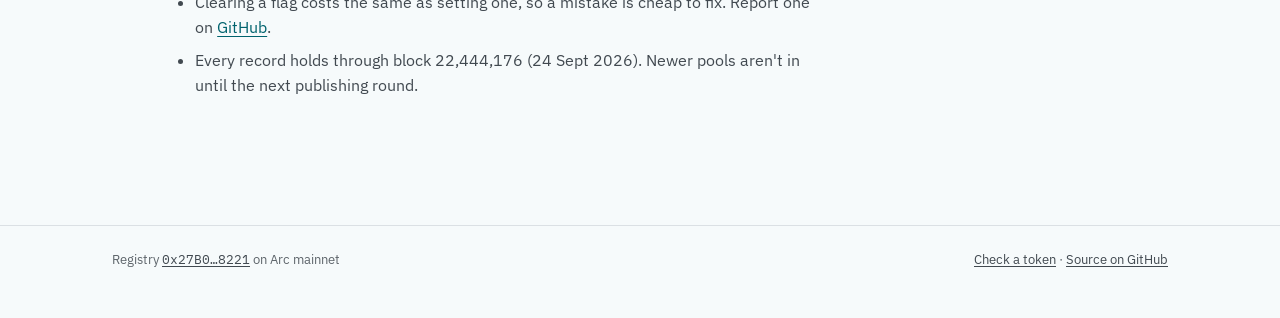
<file: check/findings.html>
<!doctype html>
<html lang="en">
<head>
<meta charset="utf-8">
<meta name="viewport" content="width=device-width,initial-scale=1,viewport-fit=cover">
<title>Findings · Arc Token Check</title>
<meta name="description" content="What every Uniswap V4 swap on Arc shows: tokens posing as USDC, pools that keep half a trade, and how to read the on-chain registry.">
<meta name="theme-color" content="#f7f9fa" media="(prefers-color-scheme: light)">
<meta name="theme-color" content="#14181d" media="(prefers-color-scheme: dark)">
<link rel="icon" href="data:image/svg+xml,%3Csvg xmlns='http://www.w3.org/2000/svg' viewBox='0 0 32 32'%3E%3Crect width='32' height='32' rx='8' fill='%23165e66'/%3E%3Ccircle cx='14' cy='14' r='6.5' fill='none' stroke='white' stroke-width='2.8'/%3E%3Cpath d='M19 19l5 5' stroke='white' stroke-width='2.8' stroke-linecap='round'/%3E%3C/svg%3E">
<link rel="preconnect" href="https://fonts.googleapis.com">
<link rel="preconnect" href="https://fonts.gstatic.com" crossorigin>
<link rel="stylesheet" href="https://fonts.googleapis.com/css2?family=IBM+Plex+Mono:wght@400;500&family=IBM+Plex+Sans:wght@400;500;600&display=swap">
<link rel="stylesheet" href="styles.css">
</head>
<body>
<a class="skip" href="#main">Skip to the findings</a>

<header class="bar">
  <div class="bar-inner">
    <a class="brand" href="./" aria-label="Arc Token Check, home">
      <svg width="22" height="22" viewBox="0 0 32 32" aria-hidden="true"><rect width="32" height="32" rx="8" fill="var(--accent)"/><circle cx="14" cy="14" r="6.5" fill="none" stroke="var(--accent-ink)" stroke-width="2.8"/><path d="M19 19l5 5" stroke="var(--accent-ink)" stroke-width="2.8" stroke-linecap="round"/></svg>
      Arc Token Check
    </a>
    <nav class="nav" aria-label="Main">
      <a href="./">Check</a>
      <a href="findings.html" aria-current="page">Findings</a>
      <a class="nav-opt" href="#developers">Developers</a>
    </nav>
  </div>
</header>

<main id="main" class="page page-wide">
  <h1>What every swap on Arc shows</h1>
  <p class="lede" id="lede">We indexed every Uniswap V4 swap on Arc straight from its public RPC, with no paid indexer in between. Two things a buyer should know before trading stood out, and both are now recorded on-chain.</p>

  <section class="section" aria-labelledby="usdc-h">
    <h2 id="usdc-h">Tokens posing as USDC</h2>
    <p id="usdc-p">On Arc, USDC pays for gas and lives at one address. Contracts that call themselves USDC at any other address still trade, and some of them are among the busiest tokens on the chain.</p>
    <div class="table-wrap" tabindex="0" role="region" aria-labelledby="usdc-h">
      <table>
        <thead><tr><th scope="col">Token</th><th scope="col">Address</th><th scope="col" class="r">Volume</th><th scope="col" class="r">Wallets</th><th scope="col" class="r">Pools</th></tr></thead>
        <tbody id="usdc-rows"><tr><td colspan="5">Loading records…</td></tr></tbody>
      </table>
    </div>
    <p class="fine more" id="usdc-more"></p>
    <p class="fine">Volume is the USDC side of every swap, counting both directions of a round trip.</p>
  </section>

  <section class="section" aria-labelledby="fee-h">
    <h2 id="fee-h">Pools that keep half a trade or more</h2>
    <p>A Uniswap V4 pool can set its own fee, and a hook can change it per swap. We compared the fee each pool states with the fee taken on every real swap. These tokens trade in pools where the fee actually taken reached 50% or more.</p>
    <div class="table-wrap" tabindex="0" role="region" aria-labelledby="fee-h">
      <table>
        <thead><tr><th scope="col">Token</th><th scope="col">Address</th><th scope="col" class="r">Highest fee taken</th><th scope="col" class="r">Wallets</th><th scope="col" class="r">Pools</th></tr></thead>
        <tbody id="fee-rows"><tr><td colspan="5">Loading records…</td></tr></tbody>
      </table>
    </div>
  </section>

  <section class="section" aria-labelledby="ctx-h">
    <h2 id="ctx-h">For scale: trading is a sliver of Arc</h2>
    <p id="ctx-p">Launch-week coverage called Arc a memecoin casino. The numbers say otherwise.</p>
    <div class="figure-line" id="ctx-fig" hidden>
      <div class="bar-track" role="img" id="ctx-bar"><div class="bar-fill" id="ctx-fill"></div></div>
      <div class="figure-legend"><span id="ctx-left"></span><span id="ctx-right"></span></div>
    </div>
    <ul class="plain" id="ctx-list"></ul>
  </section>

  <section class="section" id="developers" aria-labelledby="dev-h">
    <h2 id="dev-h">For developers: read the registry</h2>
    <p>Any wallet, DEX front end or agent can ask the same question this site asks, in one call. No API key, no server of ours in between.</p>

    <div class="copyrow">
      <code id="reg-addr">0x27B0AA7E1824d4561c02363bf1c3Ac47e4548221</code>
      <button class="linkbtn" type="button" data-copy-text="0x27B0AA7E1824d4561c02363bf1c3Ac47e4548221">Copy address</button>
      <a href="https://explorer.arc.io/address/0x27B0AA7E1824d4561c02363bf1c3Ac47e4548221" target="_blank" rel="noopener">View on Arc explorer</a>
    </div>

    <pre><code>// viem
const flagged = await client.readContract({
  address: "0x27B0AA7E1824d4561c02363bf1c3Ac47e4548221",
  abi: parseAbi(["function isFlagged(address) view returns (bool)"]),
  functionName: "isFlagged",
  args: [token],
});

# Foundry
cast call 0x27B0AA7E1824d4561c02363bf1c3Ac47e4548221 \
  "flagsOf(address)(uint8)" $TOKEN --rpc-url https://rpc.mainnet.arc.io</code></pre>

    <div class="table-wrap wraps" tabindex="0" role="region" aria-label="Registry functions">
      <table>
        <thead><tr><th scope="col">Function</th><th scope="col">Returns</th></tr></thead>
        <tbody>
          <tr><td><code>isFlagged(address)</code></td><td>true if any flag is set</td></tr>
          <tr><td><code>flagsOf(address)</code></td><td>the flag bitmask below</td></tr>
          <tr><td><code>getRecord(address)</code></td><td>flags, pools, wallets, highest fee, block it holds through, epoch</td></tr>
          <tr><td><code>flagsOfBatch(address[])</code></td><td>flags for many tokens in one call</td></tr>
          <tr><td><code>flaggedCount()</code> / <code>flaggedAt(start, n)</code></td><td>enumerate every token on record</td></tr>
        </tbody>
      </table>
    </div>

    <div class="table-wrap wraps" tabindex="0" role="region" aria-label="Flag bits">
      <table>
        <thead><tr><th scope="col" class="r">Bit</th><th scope="col">Flag</th><th scope="col">Meaning</th><th scope="col" class="r">Published</th></tr></thead>
        <tbody id="flag-rows">
          <tr><td class="r">1</td><td><code>SYMBOL_COLLISION</code></td><td>uses a canonical asset's symbol at a different address</td><td class="r" data-bit="1">–</td></tr>
          <tr><td class="r">2</td><td><code>HIGH_FEE</code></td><td>seen in a pool whose realised fee is 50% or more</td><td class="r" data-bit="2">–</td></tr>
          <tr><td class="r">4</td><td><code>SINGLE_TRADER</code></td><td>every swap came from one sender</td><td class="r" data-bit="4">–</td></tr>
          <tr><td class="r">8</td><td><code>NEVER_TRADED</code></td><td>a pool exists, no swap ever settled</td><td class="r" data-bit="8">–</td></tr>
          <tr><td class="r">16</td><td><code>DYNAMIC_FEE</code></td><td>a hook sets the fee per swap</td><td class="r" data-bit="16">–</td></tr>
        </tbody>
      </table>
    </div>

    <h3 class="section" style="margin-top:var(--s-6);font-size:var(--t-md)">Limits, stated plainly</h3>
    <ul class="plain" id="limits">
      <li>Flags are facts about chain history, not verdicts on the people behind a token.</li>
      <li>One address publishes flags today. <code>setPublisher</code> is where that opens up; it hasn't yet.</li>
      <li>Clearing a flag costs the same as setting one, so a mistake is cheap to fix. Report one on <a href="https://github.com/Clintobi/arc-exit-liquidity/issues" target="_blank" rel="noopener">GitHub</a>.</li>
      <li id="limit-block">Records hold through the block shown on each one. Newer pools aren't in until the next publishing round.</li>
    </ul>
  </section>
</main>

<footer class="foot">
  <div class="foot-inner">
    <span>Registry <a class="mono" href="https://explorer.arc.io/address/0x27B0AA7E1824d4561c02363bf1c3Ac47e4548221" target="_blank" rel="noopener">0x27B0…8221</a> on Arc mainnet</span>
    <span><a href="./">Check a token</a> · <a href="https://github.com/Clintobi/arc-exit-liquidity" target="_blank" rel="noopener">Source on GitHub</a></span>
  </div>
</footer>

<div class="toast" id="toast" role="status" aria-live="polite"></div>
<script src="findings.js" type="module"></script>
</body>
</html>
</file>
<file: check/styles.css>
/* Arc Token Check: shared styles
   Scene: a trader on a phone in daylight, an address copied from a group chat,
   wanting a calm, exact answer before tapping buy. Light by default, dark on request. */

:root {
  color-scheme: light dark;

  --bg: oklch(0.982 0.004 230);
  --sheet: oklch(1 0 0);
  --sunk: oklch(0.962 0.005 230);
  --line: oklch(0.905 0.007 235);
  --line-strong: oklch(0.84 0.009 235);
  --ink: oklch(0.23 0.018 245);
  --ink-2: oklch(0.40 0.016 245);
  --ink-3: oklch(0.50 0.013 245);

  --accent: oklch(0.45 0.095 205);
  --accent-hover: oklch(0.39 0.09 205);
  --accent-ink: oklch(0.99 0.005 205);
  --focus: oklch(0.58 0.12 205);

  /* Verdict tones: serious, never alarm red */
  --flag: oklch(0.48 0.12 48);
  --flag-wash: oklch(0.965 0.025 65);
  --flag-line: oklch(0.86 0.06 60);
  --real: oklch(0.45 0.09 160);
  --real-wash: oklch(0.962 0.025 160);
  --real-line: oklch(0.85 0.05 160);
  --none-wash: oklch(0.965 0.006 235);
  --error: oklch(0.50 0.15 27);

  --font: "IBM Plex Sans", system-ui, -apple-system, "Segoe UI", sans-serif;
  --mono: "IBM Plex Mono", ui-monospace, SFMono-Regular, Menlo, monospace;

  --t-xs: 0.8125rem;
  --t-sm: 0.875rem;
  --t-base: 1rem;
  --t-md: 1.125rem;
  --t-lg: 1.375rem;
  --t-xl: 1.75rem;
  --t-2xl: 2.125rem;

  --s-1: 0.25rem;
  --s-2: 0.5rem;
  --s-3: 0.75rem;
  --s-4: 1rem;
  --s-5: 1.5rem;
  --s-6: 2rem;
  --s-7: 3rem;
  --s-8: 4rem;
  --s-9: 6rem;

  --radius: 10px;
  --radius-sm: 6px;
  --shadow: 0 1px 2px oklch(0.25 0.02 245 / 0.06), 0 8px 24px -12px oklch(0.25 0.02 245 / 0.12);
  --ease: cubic-bezier(0.22, 1, 0.36, 1);

  --z-sticky: 10;
  --z-toast: 40;
}

@media (prefers-color-scheme: dark) {
  :root {
    --bg: oklch(0.17 0.012 245);
    --sheet: oklch(0.205 0.013 245);
    --sunk: oklch(0.185 0.012 245);
    --line: oklch(0.29 0.013 245);
    --line-strong: oklch(0.36 0.014 245);
    --ink: oklch(0.95 0.006 240);
    --ink-2: oklch(0.80 0.01 240);
    --ink-3: oklch(0.70 0.012 240);
    --accent: oklch(0.78 0.10 200);
    --accent-hover: oklch(0.84 0.09 200);
    --accent-ink: oklch(0.18 0.02 220);
    --focus: oklch(0.78 0.11 200);
    --flag: oklch(0.82 0.11 62);
    --flag-wash: oklch(0.25 0.035 55);
    --flag-line: oklch(0.40 0.06 55);
    --real: oklch(0.82 0.10 160);
    --real-wash: oklch(0.24 0.035 160);
    --real-line: oklch(0.40 0.06 160);
    --none-wash: oklch(0.225 0.012 245);
    --error: oklch(0.78 0.13 27);
    --shadow: 0 1px 2px oklch(0 0 0 / 0.3), 0 12px 32px -16px oklch(0 0 0 / 0.6);
  }
}

*, *::before, *::after { box-sizing: border-box; }

html {
  -webkit-text-size-adjust: 100%;
  text-size-adjust: 100%;
}

body {
  margin: 0;
  background: var(--bg);
  color: var(--ink);
  font-family: var(--font);
  font-size: var(--t-base);
  line-height: 1.55;
  -webkit-font-smoothing: antialiased;
  font-kerning: normal;
}

h1, h2, h3 {
  margin: 0;
  line-height: 1.2;
  text-wrap: balance;
  font-weight: 600;
  letter-spacing: -0.015em;
}

p { margin: 0; text-wrap: pretty; }

a {
  color: var(--accent);
  text-decoration-thickness: 1px;
  text-underline-offset: 0.18em;
}
a:hover { color: var(--accent-hover); }

:focus-visible {
  outline: 2px solid var(--focus);
  outline-offset: 2px;
  border-radius: 4px;
}

.mono { font-family: var(--mono); font-variant-ligatures: none; }
.num { font-variant-numeric: tabular-nums; }

.visually-hidden {
  position: absolute !important;
  width: 1px; height: 1px;
  padding: 0; margin: -1px;
  overflow: hidden; clip: rect(0 0 0 0);
  white-space: nowrap; border: 0;
}

.skip {
  position: absolute;
  left: var(--s-4);
  top: -3rem;
  background: var(--sheet);
  color: var(--ink);
  padding: var(--s-2) var(--s-4);
  border-radius: var(--radius-sm);
  border: 1px solid var(--line-strong);
  z-index: var(--z-toast);
}
.skip:focus { top: var(--s-3); }

/* ---------- top bar ---------- */

.bar {
  position: sticky;
  top: 0;
  z-index: var(--z-sticky);
  background: color-mix(in oklch, var(--bg) 88%, transparent);
  backdrop-filter: saturate(1.4) blur(10px);
  -webkit-backdrop-filter: saturate(1.4) blur(10px);
  border-bottom: 1px solid var(--line);
}
.bar-inner {
  max-width: 68rem;
  margin: 0 auto;
  padding: var(--s-3) var(--s-4);
  display: flex;
  align-items: center;
  justify-content: space-between;
  gap: var(--s-4);
}
.brand {
  display: inline-flex;
  align-items: center;
  gap: var(--s-2);
  color: var(--ink);
  text-decoration: none;
  font-weight: 600;
  letter-spacing: -0.01em;
  white-space: nowrap;
}
.brand:hover { color: var(--ink); }
.brand svg { flex: none; }
.nav {
  display: flex;
  gap: var(--s-1);
}
.nav a {
  color: var(--ink-2);
  text-decoration: none;
  font-size: var(--t-sm);
  padding: var(--s-2) var(--s-3);
  border-radius: var(--radius-sm);
  min-height: 44px;
  display: inline-flex;
  align-items: center;
}
.nav a:hover { color: var(--ink); background: var(--sunk); }
.nav a[aria-current="page"] { color: var(--ink); font-weight: 500; }

/* ---------- page shell ---------- */

.page {
  max-width: 44rem;
  margin: 0 auto;
  padding: var(--s-7) var(--s-4) var(--s-8);
}
.page-wide { max-width: 60rem; }

.lede {
  margin-top: var(--s-3);
  color: var(--ink-2);
  font-size: var(--t-md);
  max-width: 60ch;
}

h1 { font-size: var(--t-xl); }
@media (min-width: 40rem) {
  h1 { font-size: var(--t-2xl); }
  .page { padding-top: var(--s-8); }
}

/* ---------- address form ---------- */

.check {
  margin-top: var(--s-6);
}
.check label {
  display: block;
  font-size: var(--t-sm);
  font-weight: 500;
  color: var(--ink-2);
  margin-bottom: var(--s-2);
}
.field-row {
  display: flex;
  gap: var(--s-2);
  flex-wrap: wrap;
}
.field {
  position: relative;
  flex: 1 1 18rem;
  min-width: 0;
}
.field input {
  width: 100%;
  font: 500 var(--t-base) / 1.2 var(--mono);
  color: var(--ink);
  background: var(--sheet);
  border: 1px solid var(--line-strong);
  border-radius: var(--radius);
  padding: 0.9rem 5.25rem 0.9rem var(--s-4);
  min-height: 3.25rem;
  transition: border-color 160ms var(--ease), box-shadow 160ms var(--ease);
}
.field input::placeholder { color: var(--ink-3); opacity: 1; }
.field input:hover { border-color: var(--ink-3); }
.field input:focus {
  outline: none;
  border-color: var(--focus);
  box-shadow: 0 0 0 3px color-mix(in oklch, var(--focus) 22%, transparent);
}
.field input[aria-invalid="true"] { border-color: var(--error); }
.paste {
  position: absolute;
  right: var(--s-2);
  top: 50%;
  transform: translateY(-50%);
  font: 500 var(--t-sm) var(--font);
  color: var(--accent);
  background: transparent;
  border: 0;
  border-radius: var(--radius-sm);
  padding: var(--s-2) var(--s-3);
  min-height: 40px;
  cursor: pointer;
}
.paste:hover { background: var(--sunk); }
.paste[hidden] { display: none; }

.btn {
  font: 600 var(--t-base) var(--font);
  color: var(--accent-ink);
  background: var(--accent);
  border: 0;
  border-radius: var(--radius);
  padding: 0 var(--s-5);
  min-height: 3.25rem;
  cursor: pointer;
  transition: background-color 160ms var(--ease), transform 120ms var(--ease);
  flex: 0 0 auto;
}
.btn:hover { background: var(--accent-hover); }
.btn:active { transform: translateY(1px); }
.btn:disabled { opacity: 0.55; cursor: progress; }
@media (max-width: 30rem) {
  .btn { flex: 1 1 100%; }
}

.field-msg {
  margin-top: var(--s-2);
  font-size: var(--t-sm);
  color: var(--ink-3);
  min-height: 1.4em;
}
.field-msg.is-error { color: var(--error); }

.try {
  margin-top: var(--s-3);
  display: flex;
  flex-wrap: wrap;
  align-items: center;
  gap: var(--s-1) var(--s-2);
  font-size: var(--t-sm);
  color: var(--ink-3);
}
.chip {
  font: 500 var(--t-sm) var(--font);
  color: var(--ink-2);
  background: var(--sheet);
  border: 1px solid var(--line);
  border-radius: 999px;
  padding: var(--s-1) var(--s-3);
  min-height: 36px;
  cursor: pointer;
  transition: border-color 160ms var(--ease), color 160ms var(--ease);
}
.chip:hover { border-color: var(--line-strong); color: var(--ink); }

.status {
  margin-top: var(--s-5);
  display: flex;
  align-items: baseline;
  gap: var(--s-2);
  font-size: var(--t-xs);
  color: var(--ink-3);
}
.status .dot {
  width: 7px; height: 7px;
  border-radius: 50%;
  background: var(--real);
  flex: none;
  transform: translateY(-1px);
}
.status.is-down .dot { background: var(--error); }

/* ---------- result sheet ---------- */

.result { margin-top: var(--s-6); }
.result:empty { display: none; }

.sheet {
  background: var(--sheet);
  border: 1px solid var(--line);
  border-radius: calc(var(--radius) + 4px);
  box-shadow: var(--shadow);
  overflow: hidden;
  animation: rise 260ms var(--ease) both;
}
@keyframes rise {
  from { opacity: 0; transform: translateY(6px); }
  to { opacity: 1; transform: none; }
}

.sheet-head {
  padding: var(--s-5) var(--s-5) var(--s-4);
}
.sheet[data-tone="flag"] .sheet-head { background: var(--flag-wash); border-bottom: 1px solid var(--flag-line); }
.sheet[data-tone="real"] .sheet-head { background: var(--real-wash); border-bottom: 1px solid var(--real-line); }
.sheet[data-tone="none"] .sheet-head,
.sheet[data-tone="info"] .sheet-head { background: var(--none-wash); border-bottom: 1px solid var(--line); }

.mark {
  display: inline-flex;
  align-items: center;
  gap: var(--s-2);
  font-size: var(--t-sm);
  font-weight: 600;
  letter-spacing: 0.01em;
}
.mark svg { flex: none; }
.sheet[data-tone="flag"] .mark { color: var(--flag); }
.sheet[data-tone="real"] .mark { color: var(--real); }
.sheet[data-tone="none"] .mark,
.sheet[data-tone="info"] .mark { color: var(--ink-2); }

.verdict {
  margin-top: var(--s-2);
  font-size: var(--t-lg);
  font-weight: 600;
  letter-spacing: -0.02em;
  line-height: 1.25;
}
@media (min-width: 40rem) { .verdict { font-size: var(--t-xl); } }

.verdict-sub {
  margin-top: var(--s-2);
  color: var(--ink-2);
  max-width: 62ch;
}

.identity {
  margin-top: var(--s-4);
  display: flex;
  flex-wrap: wrap;
  align-items: center;
  gap: var(--s-1) var(--s-3);
  font-size: var(--t-sm);
  color: var(--ink-2);
}
.identity .tok { color: var(--ink); font-weight: 600; }
.identity .addr { font-family: var(--mono); font-size: var(--t-xs); color: var(--ink-3); word-break: break-all; }

.sheet-body { padding: var(--s-5); display: grid; gap: var(--s-5); }

.findings {
  list-style: none;
  margin: 0;
  padding: 0;
  display: grid;
  gap: var(--s-4);
}
.findings li {
  display: grid;
  grid-template-columns: 1.25rem 1fr;
  gap: var(--s-3);
}
.findings .ico { color: var(--flag); margin-top: 0.2rem; }
.findings strong { display: block; font-weight: 600; }
.findings p { color: var(--ink-2); font-size: var(--t-sm); margin-top: 2px; max-width: 62ch; }

.evidence {
  margin: 0;
  display: grid;
  grid-template-columns: repeat(auto-fit, minmax(9rem, 1fr));
  gap: var(--s-4) var(--s-5);
  padding-top: var(--s-5);
  border-top: 1px solid var(--line);
}
.evidence div { min-width: 0; }
.evidence dt { font-size: var(--t-xs); color: var(--ink-3); }
.evidence dd {
  margin: 2px 0 0;
  font-family: var(--mono);
  font-size: var(--t-md);
  font-weight: 500;
  font-variant-numeric: tabular-nums;
  overflow-wrap: anywhere;
}

.fine {
  font-size: var(--t-sm);
  color: var(--ink-3);
  max-width: 62ch;
}

.actions {
  display: flex;
  flex-wrap: wrap;
  gap: var(--s-2) var(--s-4);
  font-size: var(--t-sm);
}
.linkbtn {
  font: 500 var(--t-sm) var(--font);
  color: var(--accent);
  background: none;
  border: 0;
  padding: var(--s-2) 0;
  min-height: 40px;
  cursor: pointer;
  text-decoration: underline;
  text-decoration-thickness: 1px;
  text-underline-offset: 0.18em;
}
.linkbtn:hover { color: var(--accent-hover); }
.actions a { display: inline-flex; align-items: center; min-height: 40px; }

details.limits {
  border-top: 1px solid var(--line);
  padding-top: var(--s-4);
}
details.limits summary {
  cursor: pointer;
  font-size: var(--t-sm);
  font-weight: 500;
  color: var(--ink-2);
  min-height: 32px;
}
details.limits p { margin-top: var(--s-2); font-size: var(--t-sm); color: var(--ink-2); max-width: 62ch; }

/* skeleton */
.skel { padding: var(--s-5); display: grid; gap: var(--s-3); }
.skel i {
  display: block;
  height: 0.9rem;
  border-radius: 4px;
  background: linear-gradient(90deg, var(--sunk), var(--line), var(--sunk));
  background-size: 200% 100%;
  animation: shimmer 1.2s linear infinite;
}
.skel i:nth-child(1) { width: 30%; }
.skel i:nth-child(2) { width: 75%; height: 1.4rem; }
.skel i:nth-child(3) { width: 55%; }
@keyframes shimmer { to { background-position: -200% 0; } }

/* ---------- reference list (what gets checked) ---------- */

.section { margin-top: var(--s-8); }
.section h2 { font-size: var(--t-lg); }
.section > p { margin-top: var(--s-2); color: var(--ink-2); max-width: 62ch; }

.checks {
  margin: var(--s-5) 0 0;
  border-top: 1px solid var(--line);
}
.checks div {
  display: grid;
  grid-template-columns: 1fr;
  gap: var(--s-1);
  padding: var(--s-4) 0;
  border-bottom: 1px solid var(--line);
}
@media (min-width: 40rem) {
  .checks div { grid-template-columns: 15rem 1fr; gap: var(--s-5); }
}
.checks dt { font-weight: 600; }
.checks dd { margin: 0; color: var(--ink-2); font-size: var(--t-sm); max-width: 60ch; }

/* ---------- findings page ---------- */

.figure-line {
  margin-top: var(--s-5);
  display: grid;
  gap: var(--s-2);
}
.bar-track {
  position: relative;
  height: 14px;
  border-radius: 999px;
  background: var(--sunk);
  border: 1px solid var(--line);
  overflow: hidden;
}
.bar-fill {
  position: absolute;
  inset: 0 auto 0 0;
  background: var(--accent);
  border-radius: 999px;
  min-width: 6px;
}
.figure-legend {
  display: flex;
  justify-content: space-between;
  gap: var(--s-4);
  font-size: var(--t-xs);
  color: var(--ink-3);
}

.table-wrap {
  margin-top: var(--s-4);
  overflow-x: auto;
  border: 1px solid var(--line);
  border-radius: var(--radius);
  background: var(--sheet);
}
table {
  width: 100%;
  border-collapse: collapse;
  font-size: var(--t-sm);
}
th, td {
  text-align: left;
  padding: var(--s-3) var(--s-4);
  border-bottom: 1px solid var(--line);
  white-space: nowrap;
}
th {
  font-weight: 500;
  color: var(--ink-3);
  font-size: var(--t-xs);
  background: var(--sunk);
}
tr:last-child td { border-bottom: 0; }
.table-wrap.wraps td { white-space: normal; min-width: 9rem; }
.table-wrap.wraps td:first-child { white-space: nowrap; }
.table-wrap + .table-wrap { margin-top: var(--s-4); }
td.r, th.r { text-align: right; font-variant-numeric: tabular-nums; }
td .mono { font-size: var(--t-xs); color: var(--ink-2); }
td a { font-weight: 500; }

.more {
  margin-top: var(--s-2);
}

pre {
  margin: var(--s-3) 0 0;
  padding: var(--s-4);
  background: var(--sunk);
  border: 1px solid var(--line);
  border-radius: var(--radius);
  overflow-x: auto;
  font: 400 var(--t-xs) / 1.65 var(--mono);
  color: var(--ink);
}
code { font-family: var(--mono); font-size: 0.92em; }
p code, li code, td code {
  background: var(--sunk);
  border: 1px solid var(--line);
  border-radius: 4px;
  padding: 0 0.3em;
}

.copyrow {
  margin-top: var(--s-3);
  display: flex;
  flex-wrap: wrap;
  align-items: center;
  gap: var(--s-2) var(--s-3);
}
.copyrow code { font-size: var(--t-sm); word-break: break-all; }

ul.plain { margin: var(--s-3) 0 0; padding-left: 1.2em; color: var(--ink-2); }
ul.plain li { margin-top: var(--s-2); max-width: 62ch; }

/* ---------- footer ---------- */

.foot {
  border-top: 1px solid var(--line);
  margin-top: var(--s-8);
}
.foot-inner {
  max-width: 68rem;
  margin: 0 auto;
  padding: var(--s-5) var(--s-4) var(--s-7);
  display: flex;
  flex-wrap: wrap;
  justify-content: space-between;
  gap: var(--s-3) var(--s-5);
  font-size: var(--t-xs);
  color: var(--ink-3);
}
.foot a { color: var(--ink-2); }

/* toast */
.toast {
  position: fixed;
  left: 50%;
  bottom: calc(var(--s-5) + env(safe-area-inset-bottom, 0px));
  transform: translate(-50%, 8px);
  background: var(--ink);
  color: var(--bg);
  font-size: var(--t-sm);
  padding: var(--s-2) var(--s-4);
  border-radius: 999px;
  opacity: 0;
  pointer-events: none;
  transition: opacity 180ms var(--ease), transform 180ms var(--ease);
  z-index: var(--z-toast);
}
.toast.show { opacity: 1; transform: translate(-50%, 0); }

@media (prefers-reduced-motion: reduce) {
  *, *::before, *::after {
    animation-duration: 0.01ms !important;
    animation-iteration-count: 1 !important;
    transition-duration: 0.01ms !important;
  }
}

/* ---------- critique fixes (3 Oct) ---------- */

/* Keep the header on one line on small phones */
@media (max-width: 30rem) {
  .nav .nav-opt { display: none; }
  .nav a { padding: var(--s-2); }
  .brand { font-size: var(--t-sm); }
}

/* Land the verdict below the sticky bar */
.result { scroll-margin-top: 4.5rem; }
.verdict:focus { outline: none; }
.verdict:focus-visible { outline: 2px solid var(--focus); outline-offset: 4px; }

/* Once there's an answer on a phone, the answer is the page */
@media (max-width: 40rem) {
  body.has-result .lede,
  body.has-result .try { display: none; }
  body.has-result .page { padding-top: var(--s-5); }
  body.has-result h1 { font-size: var(--t-lg); }
  body.has-result .check { margin-top: var(--s-4); }
}

/* Corrective action: where the real USDC is */
.callout {
  display: grid;
  gap: var(--s-3);
  padding: var(--s-4);
  border: 1px solid var(--real-line);
  background: var(--real-wash);
  border-radius: var(--radius);
}
.callout p { color: var(--ink); font-size: var(--t-sm); }
.callout code.full {
  display: block;
  margin-top: var(--s-1);
  font-size: var(--t-sm);
  overflow-wrap: anywhere;
  background: transparent;
  border: 0;
  padding: 0;
}
.callout-actions { display: flex; flex-wrap: wrap; gap: var(--s-2); }
.btn-quiet {
  display: inline-flex;
  align-items: center;
  justify-content: center;
  min-height: 44px;
  padding: 0 var(--s-4);
  font: 600 var(--t-sm) var(--font);
  color: var(--real);
  background: var(--sheet);
  border: 1px solid var(--real-line);
  border-radius: var(--radius-sm);
  text-decoration: none;
  cursor: pointer;
  transition: border-color 160ms var(--ease), background-color 160ms var(--ease);
}
.btn-quiet:hover { border-color: var(--real); color: var(--real); }

/* Evidence: 2x2 on phones, one row on wider screens, no orphan cell */
.evidence { grid-template-columns: repeat(2, minmax(0, 1fr)); }
@media (min-width: 40rem) { .evidence { grid-template-columns: repeat(4, minmax(0, 1fr)); } }
.evidence dd small {
  display: block;
  margin-top: 2px;
  font-family: var(--font);
  font-size: var(--t-xs);
  font-weight: 400;
  color: var(--ink-3);
}
</file>
